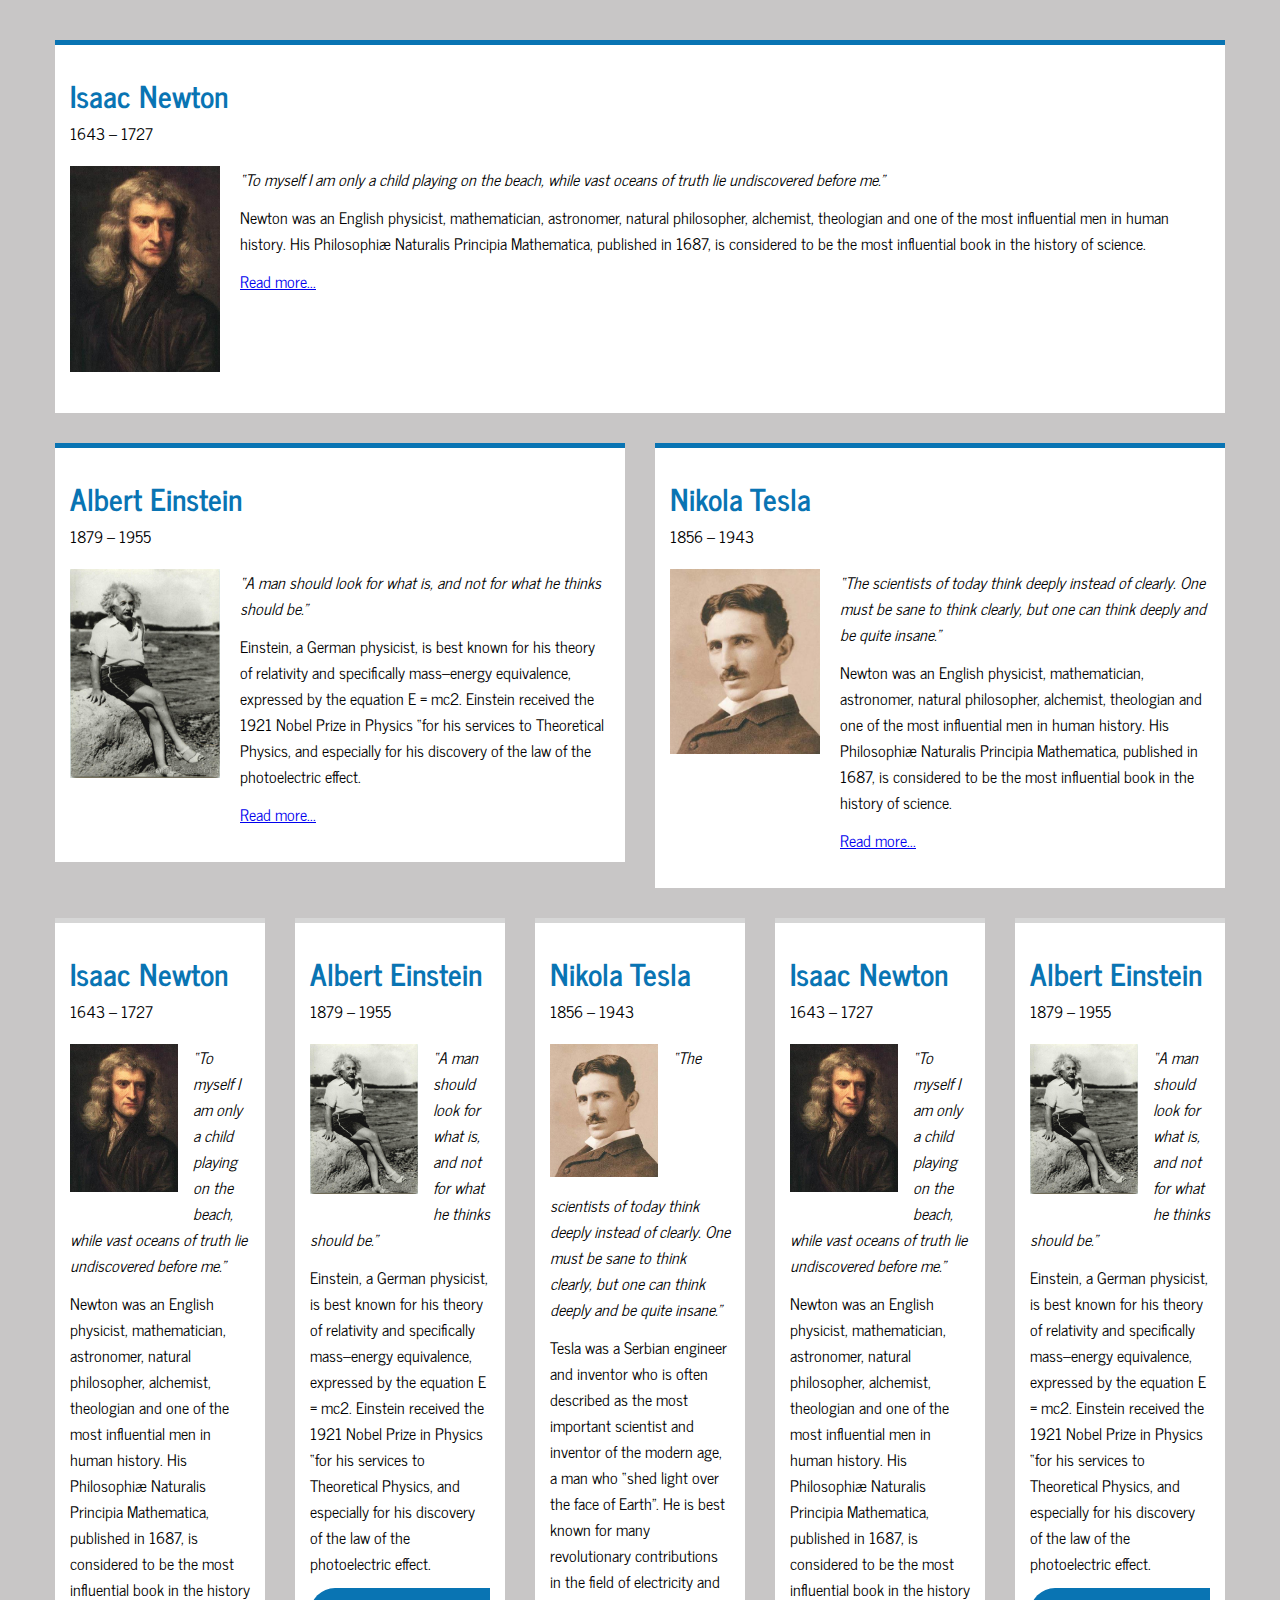
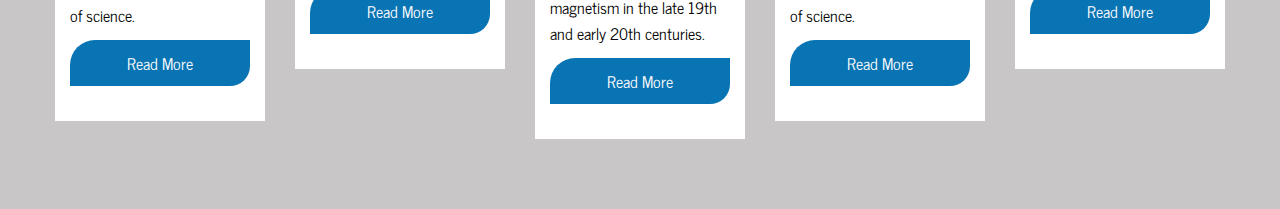
<file: float1-2/index.html>
<!DOCTYPE html>
<html lang="en" dir="ltr">
  <head>
    <meta charset="utf-8">
    <link rel="stylesheet" href="style.css">
    <link href="https://fonts.googleapis.com/css2?family=News+Cycle&display=swap" rel="stylesheet">
    <title>Float1</title>
  </head>
  <body class="space">
    <div class="col-12">
      <div class="card">
        <div class="top">
          <span class="title">Isaac Newton</span>
          <span class="years">1643 – 1727</span>
        </div>

        <div class="clearfix text-block">
          <div class="left">
            <img src="Isaac-Newton.jpg" alt="nuotrauka">
          </div>
          <div class="right">
            <p class="italic">“To myself I am only a child playing on the beach, while vast oceans of truth lie undiscovered before me.” </p>
            <p>Newton was an English physicist, mathematician, astronomer, natural philosopher, alchemist, theologian and one of the most influential men in human history. His Philosophiæ Naturalis Principia Mathematica, published in 1687, is considered to be the most influential book in the history of science.</p>
            <a href="#">Read more...</a>
          </div>
        </div>
      </div>
    </div>


    <div class="clearfix">
      <div class="col-6 col-small-12">
        <div class="card">
          <div class="top">
            <span class="title">Albert Einstein</span>
            <span class="years">1879 – 1955</span>
          </div>

          <div class="clearfix text-block">
            <div class="left">
              <img src="Albert-Einstein.jpg" alt="nuotrauka">
            </div>
            <div class="right">
              <p class="italic">“A man should look for what is, and not for what he thinks should be.”</p>
              <p>Einstein, a German physicist, is best known for his theory of relativity and specifically mass–energy equivalence, expressed by the equation E = mc2. Einstein received the 1921 Nobel Prize in Physics “for his services to Theoretical Physics, and especially for his discovery of the law of the photoelectric effect.</p>
              <a href="#">Read more...</a>
            </div>
          </div>
        </div>
      </div>
      <div class="col-6 col-small-12">
        <div class="card">
          <div class="top">
            <span class="title">Nikola Tesla</span>
            <span class="years">1856 – 1943</span>
          </div>

          <div class="clearfix text-block">
            <div class="left">
              <img src="Nikola-Tesla.jpg" alt="nuotrauka">
            </div>
            <div class="right">
              <p class="italic">“The scientists of today think deeply instead of clearly. One must be sane to think clearly, but one can think deeply and be quite insane.”</p>
              <p>Newton was an English physicist, mathematician, astronomer, natural philosopher, alchemist, theologian and one of the most influential men in human history. His Philosophiæ Naturalis Principia Mathematica, published in 1687, is considered to be the most influential book in the history of science.</p>
              <a href="#">Read more...</a>
            </div>
          </div>
        </div>
      </div>
    </div>


    <!-- Hovers -->

    <div class="clearfix new-font-family">
      <div class="col-2-4 col-small-12">
        <div class="card extra">
          <div class="top">
            <span class="title">Isaac Newton</span>
            <span class="years">1643 – 1727</span>
          </div>
          <div class="text-block float clearfix">
              <p class="italic"><img src="Isaac-Newton.jpg" alt="nuotrauka"> “To myself I am only a child playing on the beach, while vast oceans of truth lie undiscovered before me.”</p>
              <p>Newton was an English physicist, mathematician, astronomer, natural philosopher, alchemist, theologian and one of the most influential men in human history. His Philosophiæ Naturalis Principia Mathematica, published in 1687, is considered to be the most influential book in the history of science.</p>
          </div>
          <div class="btn">
            <a href="">Read More</a>
          </div>
        </div>
      </div>

      <div class="col-2-4 col-small-12">
        <div class="card extra">
          <div class="top">
            <span class="title">Albert Einstein</span>
            <span class="years">1879 – 1955</span>
          </div>
          <div class="text-block float clearfix">
              <p class="italic"><img src="Albert-Einstein.jpg" alt="nuotrauka"> “A man should look for what is, and not for what he thinks should be.”</p>
              <p>Einstein, a German physicist, is best known for his theory of relativity and specifically mass–energy equivalence, expressed by the equation E = mc2. Einstein received the 1921 Nobel Prize in Physics “for his services to Theoretical Physics, and especially for his discovery of the law of the photoelectric effect.</p>
          </div>
          <div class="btn">
            <a href="">Read More</a>
          </div>
        </div>
      </div>

      <div class="col-2-4 col-small-12">
        <div class="card extra">
          <div class="top">
            <span class="title">Nikola Tesla</span>
            <span class="years">1856 – 1943</span>
          </div>
          <div class="text-block float clearfix">
              <p class="italic"><img src="Nikola-Tesla.jpg" alt="nuotrauka"> “The scientists of today think deeply instead of clearly. One must be sane to think clearly, but one can think deeply and be quite insane.” </p>
              <p>Tesla was a Serbian engineer and inventor who is often described as the most important scientist and inventor of the modern age, a man who “shed light over the face of Earth”. He is best known for many revolutionary contributions in the field of electricity and magnetism in the late 19th and early 20th centuries. </p>
          </div>
          <div class="btn">
            <a href="">Read More</a>
          </div>
        </div>
      </div>

      <div class="col-2-4 col-small-12">
        <div class="card extra">
          <div class="top">
            <span class="title">Isaac Newton</span>
            <span class="years">1643 – 1727</span>
          </div>
          <div class="text-block float clearfix">
              <p class="italic"><img src="Isaac-Newton.jpg" alt="nuotrauka"> “To myself I am only a child playing on the beach, while vast oceans of truth lie undiscovered before me.”</p>
              <p>Newton was an English physicist, mathematician, astronomer, natural philosopher, alchemist, theologian and one of the most influential men in human history. His Philosophiæ Naturalis Principia Mathematica, published in 1687, is considered to be the most influential book in the history of science.</p>
          </div>
          <div class="btn">
            <a href="">Read More</a>
          </div>
        </div>
      </div>

      <div class="col-2-4 col-small-12">
        <div class="card extra">
          <div class="top">
            <span class="title">Albert Einstein</span>
            <span class="years">1879 – 1955</span>
          </div>
          <div class="text-block float clearfix">
              <p class="italic"><img src="Albert-Einstein.jpg" alt="nuotrauka"> “A man should look for what is, and not for what he thinks should be.”</p>
              <p>Einstein, a German physicist, is best known for his theory of relativity and specifically mass–energy equivalence, expressed by the equation E = mc2. Einstein received the 1921 Nobel Prize in Physics “for his services to Theoretical Physics, and especially for his discovery of the law of the photoelectric effect.</p>
          </div>
          <div class="btn">
            <a href="">Read More</a>
          </div>
        </div>
      </div>

    </div>

  </body>
</html>
</file>
<file: float1-2/style.css>
* {
  box-sizing: border-box;
}
html, body {
  margin: 0;
  padding: 0;
  background: #C8C6C6;
  font-family: 'News Cycle', sans-serif;
  font-size: 16px;
  padding: 20px;
}

img {
  width:100%;
  max-width:100%;
  height:auto;
}

.clearfix::after, .clearfix::before {
  content: "";
  clear: both;
  display: table;
}

[class*="col-"] {
  padding-bottom:30px;
  padding-left:15px;
  padding-right:15px;
}

.col-6 {
  width:50%;
  float:left;

}

.col-12 {
  width:100%;
  float:none;
}

.col-2-4 {
  width:20%;
  float:left;
}

body.space {
  padding-top:20px;
}

.card {
  background-color:white;
  border-top:5px solid #0974b3;
  padding:25px 15px 35px 15px;
}

.card.extra {
  border-color:#d6d6d6;

}

.card.extra .btn:hover {
  opacity:0.9;
}

.card.extra:hover {
  border-color:#0974b3;
    transform:translateY(-20px);
}

.card .btn a {
  width:100%;
  background-color:#0974b3;
  color:white;
  padding:10px 20px;
  text-align:center;
  display:block;
  text-decoration:none;
  border-radius:25px 0px 20px 0px;
}

.card .top {
  margin-bottom:20px;
}

.card .text-block.float img {
   float:left;
   max-width:60%;
   margin-right:15px;
   margin-bottom:15px;
}

.card .text-block p {
  margin-top:0px;
  margin-bottom:12px;
}

.card .title {
  font-weight:bold;
  font-size:30px;
  display:block;
  color:#0974b3;
}

.card .years {
  display:block;
  font-weight:400;
}

.card .left {
  float:left;
  width:150px;
}

.card .right {
  float:right;
  width:calc(100% - 150px);
  padding-left:20px;
}


@media (max-width:900px) {
  .card .left, .card .right {
    float:none;
    width:auto;
    padding:0;
  }

  .card .left {
    margin-bottom:20px;
    text-align:center;
  }

  .card-right {
    text-align:left;
  }

  .card img {
    max-height:250px;
    width:auto;
  }

  .col-small-12 {
      float:none;
      width:auto;
  }
  }

  .italic {
  font-style: italic;
  }
</file>
